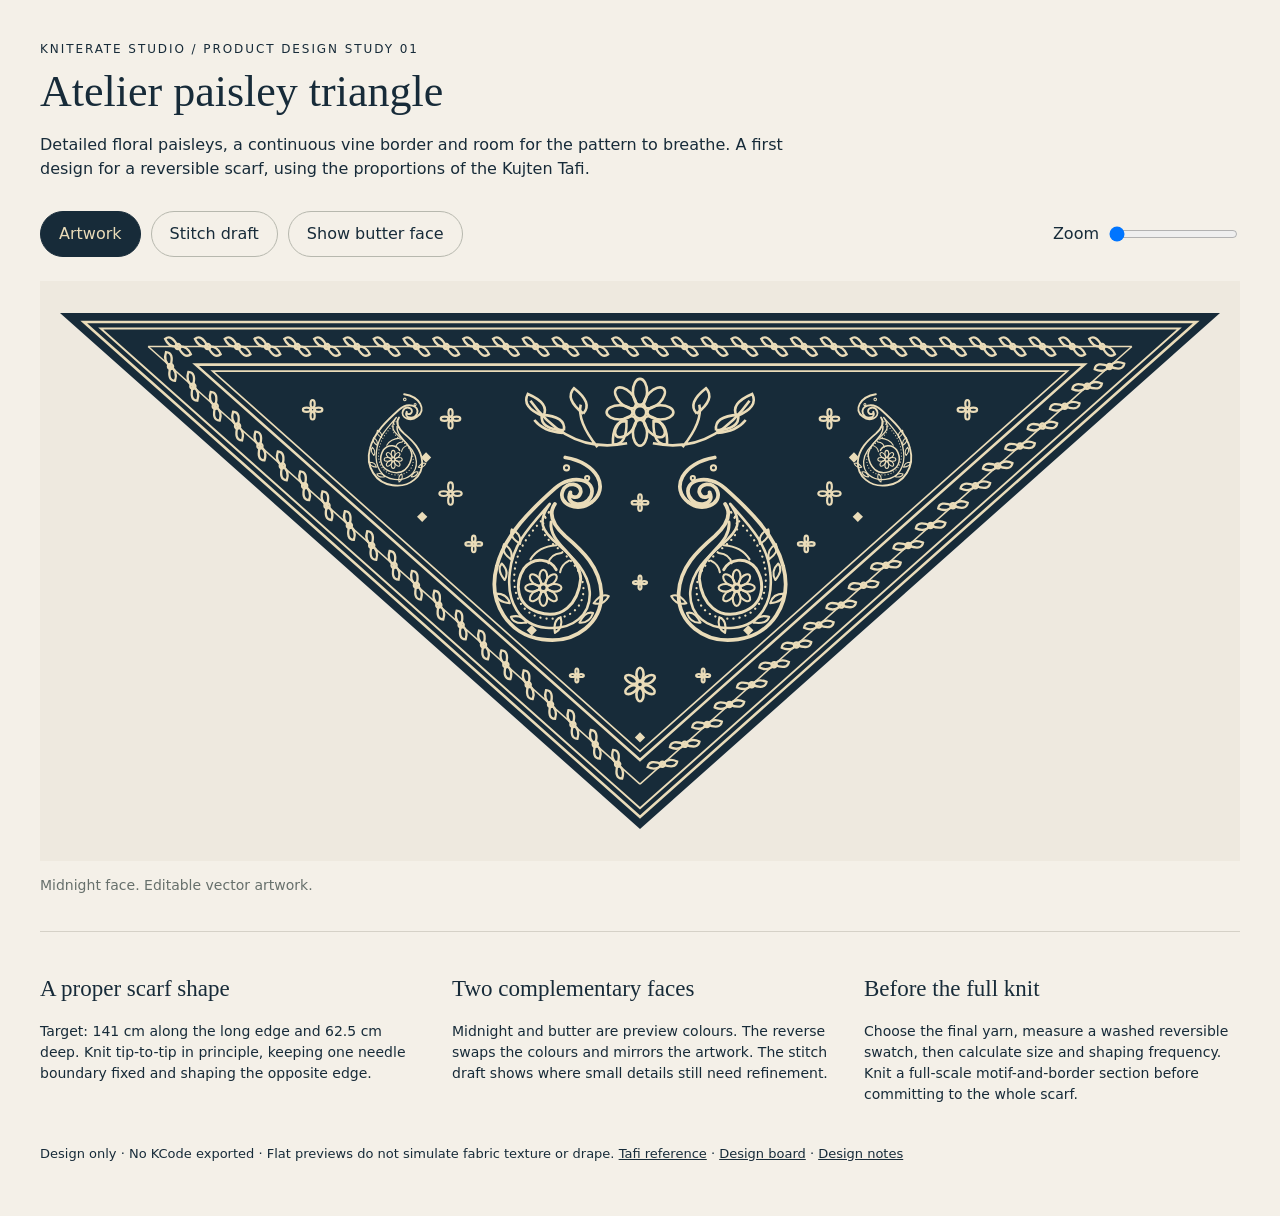
<file: designs/atelier-paisley/index.html>
<!doctype html><html lang="en"><meta charset="utf-8"><meta name="viewport" content="width=device-width,initial-scale=1"><title>Atelier paisley — triangle study</title>
<style>
*{box-sizing:border-box}body{margin:0;background:#f4f0e8;color:#172b39;font:16px/1.5 system-ui,sans-serif}main{max-width:1440px;margin:auto;padding:40px}h1{font:44px Georgia,serif;margin:8px 0 14px}small,.muted{color:#67706c}.eyebrow{text-transform:uppercase;letter-spacing:.16em;font-size:12px}.intro{max-width:780px}nav{display:flex;align-items:center;flex-wrap:wrap;gap:10px;margin:30px 0 24px}button,a.link{font:inherit;padding:10px 18px;border:1px solid #b7b8ae;background:transparent;color:inherit;border-radius:30px;cursor:pointer;text-decoration:none}button[aria-pressed=true]{background:#172b39;color:#eadcb9;border-color:#172b39}label{display:flex;gap:8px;align-items:center;margin-left:auto}#viewport{overflow:auto;background:#eee9df;padding:32px 20px;min-height:360px}#art{display:block;max-width:none;margin:auto}#caption{font-size:14px;color:#67706c}section{display:grid;grid-template-columns:repeat(3,1fr);gap:36px;margin-top:35px;border-top:1px solid #d5d1c7;padding-top:25px}h2{font:23px Georgia,serif}section p{font-size:14px}.foot{margin-top:25px;font-size:13px}a{color:inherit}@media(max-width:700px){main{padding:20px}h1{font-size:34px}section{grid-template-columns:1fr;gap:0}label{margin-left:0}}
</style><main>
<div class="eyebrow">Kniterate Studio / product design study 01</div><h1>Atelier paisley triangle</h1><p class="intro">Detailed floral paisleys, a continuous vine border and room for the pattern to breathe. A first design for a reversible scarf, using the proportions of the Kujten Tafi.</p>
<nav aria-label="Design views"><button id="artwork" aria-pressed="true">Artwork</button><button id="stitches" aria-pressed="false">Stitch draft</button><button id="flip" aria-pressed="false">Show butter face</button><label>Zoom <input id="zoom" type="range" min="100" max="240" value="100" step="20" aria-label="Preview zoom"></label></nav>
<div id="viewport"><img id="art" alt="Original triangular paisley scarf design"></div><p id="caption" role="status"></p>
<section><div><h2>A proper scarf shape</h2><p>Target: 141 cm along the long edge and 62.5 cm deep. Knit tip-to-tip in principle, keeping one needle boundary fixed and shaping the opposite edge.</p></div><div><h2>Two complementary faces</h2><p>Midnight and butter are preview colours. The reverse swaps the colours and mirrors the artwork. The stitch draft shows where small details still need refinement.</p></div><div><h2>Before the full knit</h2><p>Choose the final yarn, measure a washed reversible swatch, then calculate size and shaping frequency. Knit a full-scale motif-and-border section before committing to the whole scarf.</p></div></section>
<p class="foot">Design only · No KCode exported · Flat previews do not simulate fabric texture or drape. <a href="https://www.kujten.com/en-us/products/bandana-tafi-beige-organic-2" target="_blank" rel="noreferrer">Tafi reference</a> · <a href="design-board.png" target="_blank">Design board</a> · <a href="README.md">Design notes</a></p>
</main><script>
let mode='artwork', reverse=false, lastUrl;
async function render(){
 let name=mode==='artwork'?'composition-master.svg':reverse?'reverse.svg':'front.svg';
 let source=await (await fetch(name)).text();
 if(mode==='artwork'&&reverse){source=source.replaceAll('#172b39','__TMP__').replaceAll('#eadcb9','#172b39').replaceAll('__TMP__','#eadcb9');source=source.replace(/(<svg[^>]*>)/,'$1<g transform="translate(900 0) scale(-1 1)">').replace('</svg>','</g></svg>');}
 // Preserve intended physical proportions in the planning chart, whose stitch cells are non-square.
 if(mode==='stitches')source=source.replace('width="480" height="232"','width="900" height="400" preserveAspectRatio="none"');
 if(lastUrl)URL.revokeObjectURL(lastUrl);lastUrl=URL.createObjectURL(new Blob([source],{type:'image/svg+xml'}));document.querySelector('#art').src=lastUrl;
 document.querySelector('#art').style.width=document.querySelector('#zoom').value+'%';
 document.querySelector('#artwork').setAttribute('aria-pressed',mode==='artwork');document.querySelector('#stitches').setAttribute('aria-pressed',mode==='stitches');document.querySelector('#flip').setAttribute('aria-pressed',reverse);document.querySelector('#flip').textContent=reverse?'Show midnight face':'Show butter face';
 document.querySelector('#caption').textContent=(reverse?'Butter face · mirrored. ':'Midnight face. ')+(mode==='artwork'?'Editable vector artwork.':'Binary planning chart: 232 columns × 480 courses. Gauge and shaping cadence are unvalidated.');
}
document.querySelector('#artwork').onclick=()=>{mode='artwork';render()};document.querySelector('#stitches').onclick=()=>{mode='stitches';render()};document.querySelector('#flip').onclick=()=>{reverse=!reverse;render()};document.querySelector('#zoom').oninput=()=>document.querySelector('#art').style.width=document.querySelector('#zoom').value+'%';render();
</script></html>
</file>
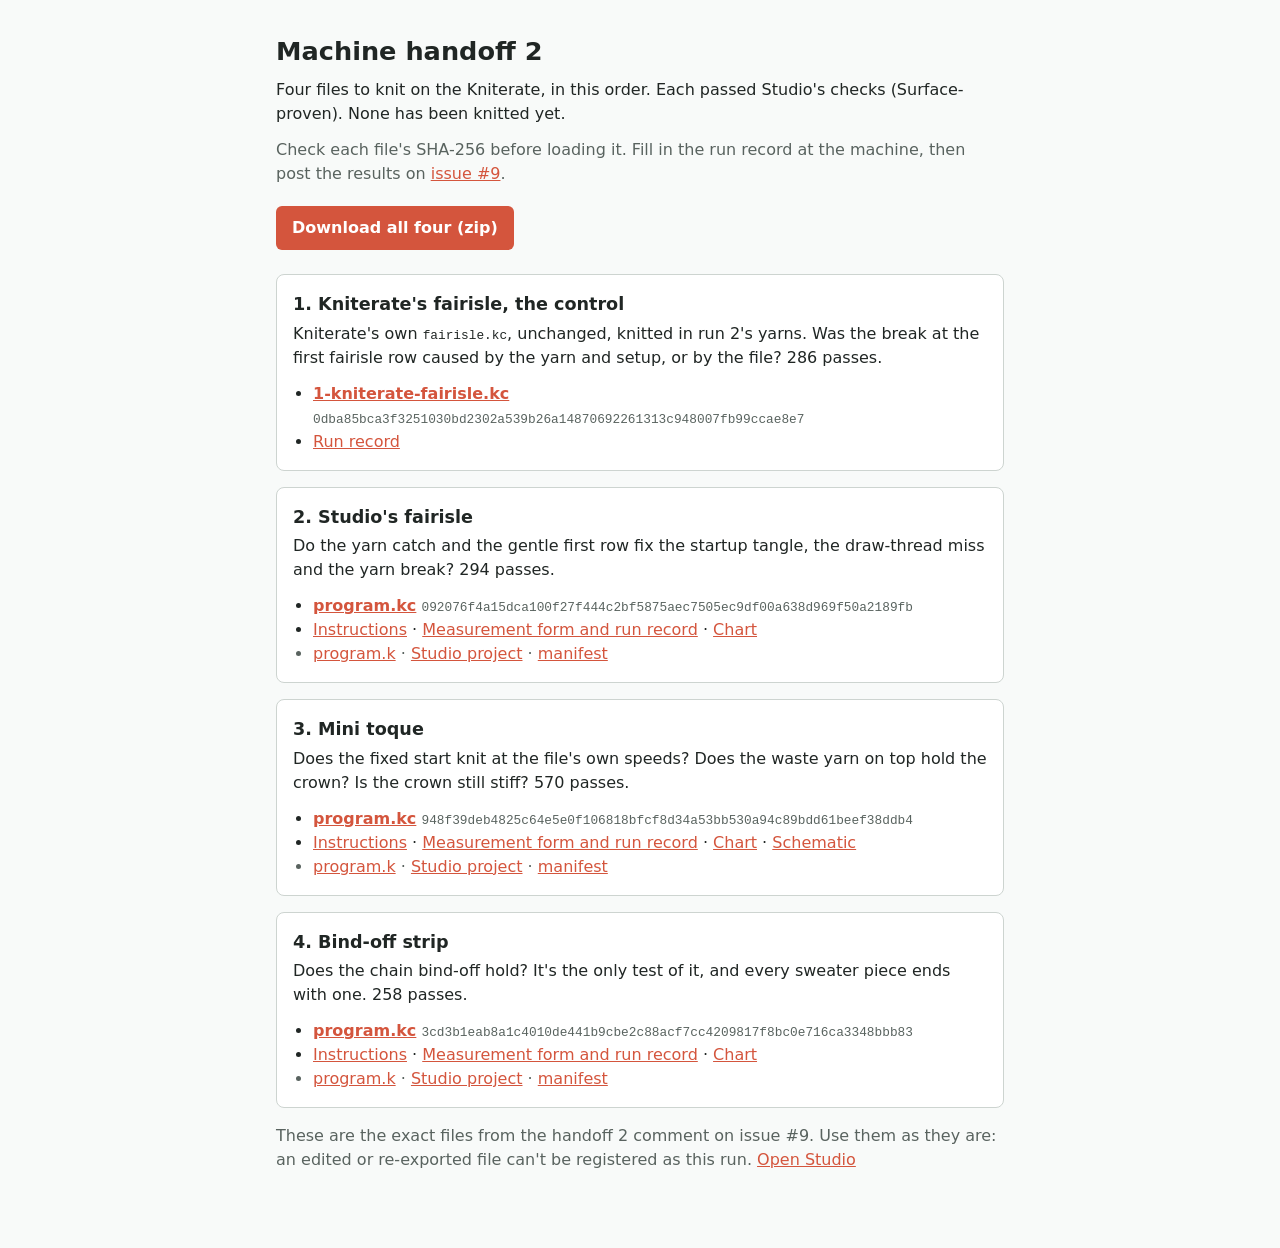
<file: apps/studio/public/handoff-2/index.html>
<!doctype html>
<html lang="en">
<head>
<meta charset="UTF-8" />
<meta name="viewport" content="width=device-width, initial-scale=1.0" />
<meta name="robots" content="noindex" />
<link rel="icon" href="data:image/svg+xml,%3Csvg xmlns='http://www.w3.org/2000/svg' viewBox='0 0 32 32'%3E%3Crect width='32' height='32' rx='5' fill='%23262b29'/%3E%3Cpath d='M8 9h16M8 16h16M8 23h16' stroke='%23f8f7f3' stroke-width='2.5'/%3E%3C/svg%3E" />
<title>Machine handoff 2</title>
<style>
  :root { color-scheme: light dark;
    --paper: #f8faf9; --panel: #ffffff; --ink: #202624; --ink-2: #59635f; --line: #cdd4d0; --accent: #d4553d; --surface: #13785a; }
  @media (prefers-color-scheme: dark) { :root {
    --paper: #202623; --panel: #252c29; --ink: #edf2ef; --ink-2: #bac4bf; --line: #3c4742; --accent: #ef8a6e; --surface: #70c7a2; } }
  * { box-sizing: border-box; }
  body { margin: 0; background: var(--paper); color: var(--ink); font: 16px/1.5 system-ui, -apple-system, "Segoe UI", sans-serif; }
  main { max-width: 760px; margin: 0 auto; padding: 32px 16px 64px; }
  h1 { font-size: 1.6rem; margin: 0 0 8px; }
  h2 { font-size: 1.1rem; margin: 0 0 4px; }
  p { margin: 0 0 12px; }
  a { color: var(--accent); }
  .muted { color: var(--ink-2); }
  .all { display: inline-block; margin: 8px 0 24px; padding: 10px 16px; border-radius: 6px; background: var(--accent); color: #fff; text-decoration: none; font-weight: 600; }
  section { background: var(--panel); border: 1px solid var(--line); border-radius: 8px; padding: 16px; margin: 0 0 16px; }
  ul { margin: 8px 0 0; padding-left: 20px; }
  code { font: 0.8rem/1.4 "SFMono-Regular", Consolas, monospace; overflow-wrap: anywhere; }
  .hash { color: var(--ink-2); }
  .kc { font-weight: 600; }
</style>
</head>
<body>
<main>
  <h1>Machine handoff 2</h1>
  <p>Four files to knit on the Kniterate, in this order. Each passed Studio's checks (Surface-proven). None has been knitted yet.</p>
  <p class="muted">Check each file's SHA-256 before loading it. Fill in the run record at the machine, then post the results on <a href="https://github.com/xjhc/kniterate-studio/issues/9">issue #9</a>.</p>
  <a class="all" href="./handoff-2.zip" download>Download all four (zip)</a>

  <section>
    <h2>1. Kniterate's fairisle, the control</h2>
    <p>Kniterate's own <code>fairisle.kc</code>, unchanged, knitted in run 2's yarns. Was the break at the first fairisle row caused by the yarn and setup, or by the file? 286 passes.</p>
    <ul>
      <li><a class="kc" href="./1-kniterate-fairisle.kc" download>1-kniterate-fairisle.kc</a> <code class="hash">0dba85bca3f3251030bd2302a539b26a14870692261313c948007fb99ccae8e7</code></li>
      <li><a href="./1-kniterate-fairisle-run-record.md">Run record</a></li>
    </ul>
  </section>

  <section>
    <h2>2. Studio's fairisle</h2>
    <p>Do the yarn catch and the gentle first row fix the startup tangle, the draw-thread miss and the yarn break? 294 passes.</p>
    <ul>
      <li><a class="kc" href="./2-studio-fairisle/program.kc" download="2-studio-fairisle.kc">program.kc</a> <code class="hash">092076f4a15dca100f27f444c2bf5875aec7505ec9df00a638d969f50a2189fb</code></li>
      <li><a href="./2-studio-fairisle/instructions.md">Instructions</a> · <a href="./2-studio-fairisle/measurement-form.md">Measurement form and run record</a> · <a href="./2-studio-fairisle/chart.png">Chart</a></li>
      <li class="muted"><a href="./2-studio-fairisle/program.k" download="2-studio-fairisle.k">program.k</a> · <a href="./2-studio-fairisle/project.kniterate-studio.json" download="2-studio-fairisle.kniterate-studio.json">Studio project</a> · <a href="./2-studio-fairisle/manifest.json">manifest</a></li>
    </ul>
  </section>

  <section>
    <h2>3. Mini toque</h2>
    <p>Does the fixed start knit at the file's own speeds? Does the waste yarn on top hold the crown? Is the crown still stiff? 570 passes.</p>
    <ul>
      <li><a class="kc" href="./3-mini-toque/program.kc" download="3-mini-toque.kc">program.kc</a> <code class="hash">948f39deb4825c64e5e0f106818bfcf8d34a53bb530a94c89bdd61beef38ddb4</code></li>
      <li><a href="./3-mini-toque/instructions.md">Instructions</a> · <a href="./3-mini-toque/measurement-form.md">Measurement form and run record</a> · <a href="./3-mini-toque/chart.png">Chart</a> · <a href="./3-mini-toque/schematic.svg">Schematic</a></li>
      <li class="muted"><a href="./3-mini-toque/program.k" download="3-mini-toque.k">program.k</a> · <a href="./3-mini-toque/project.kniterate-studio.json" download="3-mini-toque.kniterate-studio.json">Studio project</a> · <a href="./3-mini-toque/manifest.json">manifest</a></li>
    </ul>
  </section>

  <section>
    <h2>4. Bind-off strip</h2>
    <p>Does the chain bind-off hold? It's the only test of it, and every sweater piece ends with one. 258 passes.</p>
    <ul>
      <li><a class="kc" href="./4-bindoff-strip/program.kc" download="4-bindoff-strip.kc">program.kc</a> <code class="hash">3cd3b1eab8a1c4010de441b9cbe2c88acf7cc4209817f8bc0e716ca3348bbb83</code></li>
      <li><a href="./4-bindoff-strip/instructions.md">Instructions</a> · <a href="./4-bindoff-strip/measurement-form.md">Measurement form and run record</a> · <a href="./4-bindoff-strip/chart.png">Chart</a></li>
      <li class="muted"><a href="./4-bindoff-strip/program.k" download="4-bindoff-strip.k">program.k</a> · <a href="./4-bindoff-strip/project.kniterate-studio.json" download="4-bindoff-strip.kniterate-studio.json">Studio project</a> · <a href="./4-bindoff-strip/manifest.json">manifest</a></li>
    </ul>
  </section>

  <p class="muted">These are the exact files from the handoff 2 comment on issue #9. Use them as they are: an edited or re-exported file can't be registered as this run. <a href="../">Open Studio</a></p>
</main>
</body>
</html>
</file>
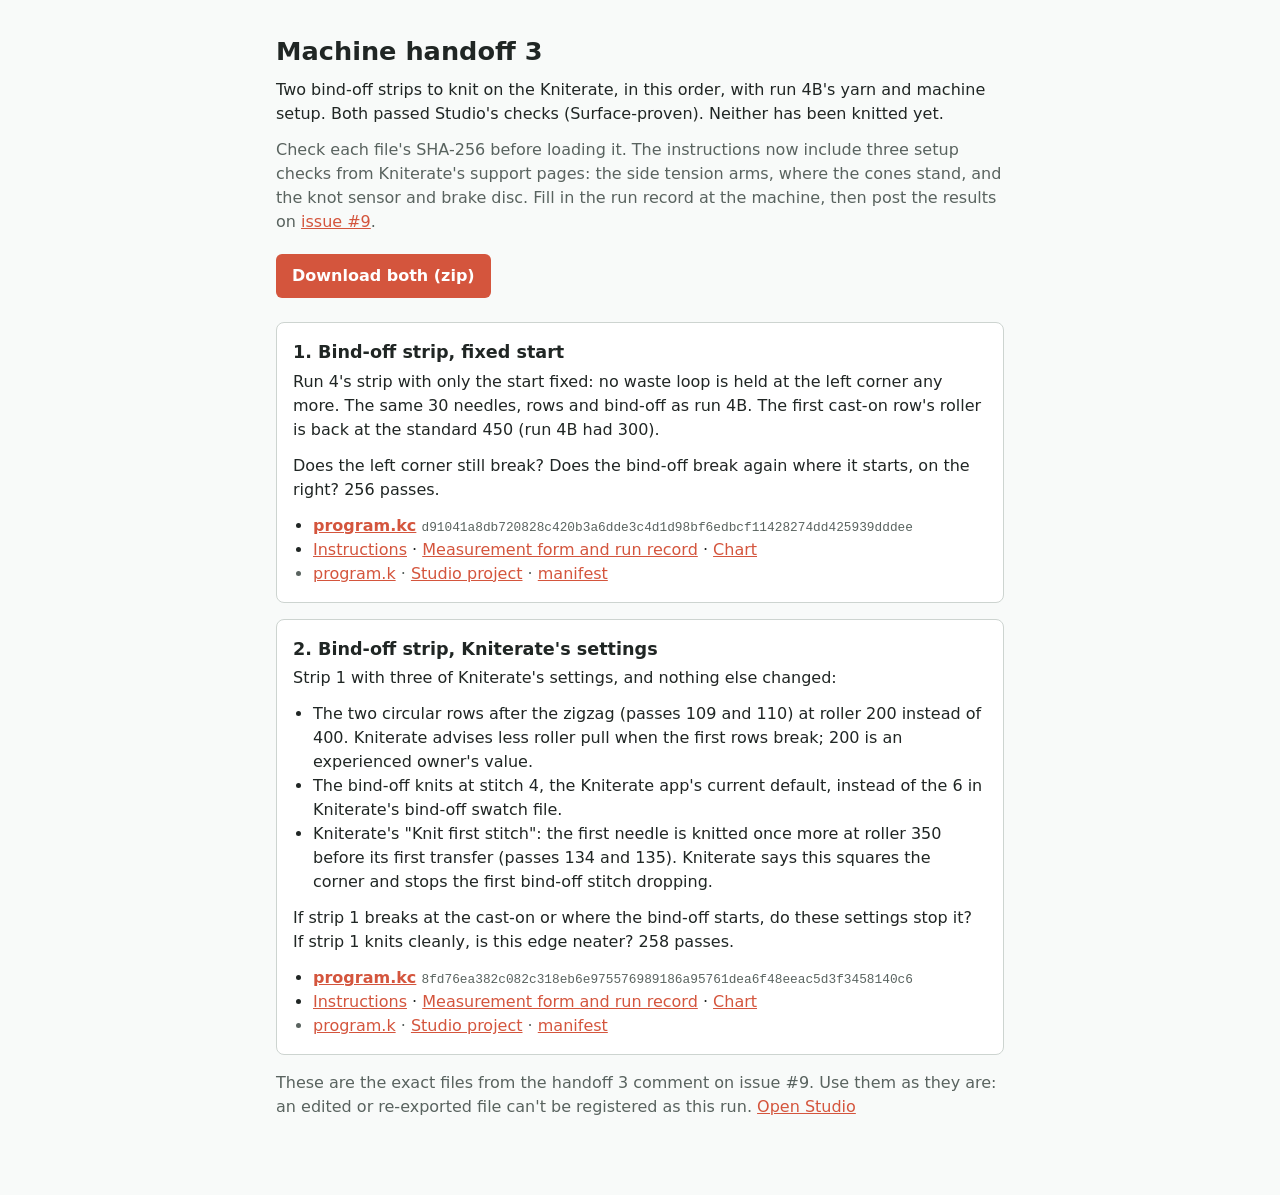
<file: apps/studio/public/handoff-3/index.html>
<!doctype html>
<html lang="en">
<head>
<meta charset="UTF-8" />
<meta name="viewport" content="width=device-width, initial-scale=1.0" />
<meta name="robots" content="noindex" />
<link rel="icon" href="data:image/svg+xml,%3Csvg xmlns='http://www.w3.org/2000/svg' viewBox='0 0 32 32'%3E%3Crect width='32' height='32' rx='5' fill='%23262b29'/%3E%3Cpath d='M8 9h16M8 16h16M8 23h16' stroke='%23f8f7f3' stroke-width='2.5'/%3E%3C/svg%3E" />
<title>Machine handoff 3</title>
<style>
  :root { color-scheme: light dark;
    --paper: #f8faf9; --panel: #ffffff; --ink: #202624; --ink-2: #59635f; --line: #cdd4d0; --accent: #d4553d; --surface: #13785a; }
  @media (prefers-color-scheme: dark) { :root {
    --paper: #202623; --panel: #252c29; --ink: #edf2ef; --ink-2: #bac4bf; --line: #3c4742; --accent: #ef8a6e; --surface: #70c7a2; } }
  * { box-sizing: border-box; }
  body { margin: 0; background: var(--paper); color: var(--ink); font: 16px/1.5 system-ui, -apple-system, "Segoe UI", sans-serif; }
  main { max-width: 760px; margin: 0 auto; padding: 32px 16px 64px; }
  h1 { font-size: 1.6rem; margin: 0 0 8px; }
  h2 { font-size: 1.1rem; margin: 0 0 4px; }
  p { margin: 0 0 12px; }
  a { color: var(--accent); }
  .muted { color: var(--ink-2); }
  .all { display: inline-block; margin: 8px 0 24px; padding: 10px 16px; border-radius: 6px; background: var(--accent); color: #fff; text-decoration: none; font-weight: 600; }
  section { background: var(--panel); border: 1px solid var(--line); border-radius: 8px; padding: 16px; margin: 0 0 16px; }
  ul { margin: 8px 0 12px; padding-left: 20px; }
  section > ul:last-child { margin-bottom: 0; }
  code { font: 0.8rem/1.4 "SFMono-Regular", Consolas, monospace; overflow-wrap: anywhere; }
  .hash { color: var(--ink-2); }
  .kc { font-weight: 600; }
</style>
</head>
<body>
<main>
  <h1>Machine handoff 3</h1>
  <p>Two bind-off strips to knit on the Kniterate, in this order, with run 4B's yarn and machine setup. Both passed Studio's checks (Surface-proven). Neither has been knitted yet.</p>
  <p class="muted">Check each file's SHA-256 before loading it. The instructions now include three setup checks from Kniterate's support pages: the side tension arms, where the cones stand, and the knot sensor and brake disc. Fill in the run record at the machine, then post the results on <a href="https://github.com/xjhc/kniterate-studio/issues/9">issue #9</a>.</p>
  <a class="all" href="./handoff-3.zip" download>Download both (zip)</a>

  <section>
    <h2>1. Bind-off strip, fixed start</h2>
    <p>Run 4's strip with only the start fixed: no waste loop is held at the left corner any more. The same 30 needles, rows and bind-off as run 4B. The first cast-on row's roller is back at the standard 450 (run 4B had 300).</p>
    <p>Does the left corner still break? Does the bind-off break again where it starts, on the right? 256 passes.</p>
    <ul>
      <li><a class="kc" href="./1-bindoff-strip-fixed-start/program.kc" download="1-bindoff-strip-fixed-start.kc">program.kc</a> <code class="hash">d91041a8db720828c420b3a6dde3c4d1d98bf6edbcf11428274dd425939dddee</code></li>
      <li><a href="./1-bindoff-strip-fixed-start/instructions.md">Instructions</a> · <a href="./1-bindoff-strip-fixed-start/measurement-form.md">Measurement form and run record</a> · <a href="./1-bindoff-strip-fixed-start/chart.png">Chart</a></li>
      <li class="muted"><a href="./1-bindoff-strip-fixed-start/program.k" download="1-bindoff-strip-fixed-start.k">program.k</a> · <a href="./1-bindoff-strip-fixed-start/project.kniterate-studio.json" download="1-bindoff-strip-fixed-start.kniterate-studio.json">Studio project</a> · <a href="./1-bindoff-strip-fixed-start/manifest.json">manifest</a></li>
    </ul>
  </section>

  <section>
    <h2>2. Bind-off strip, Kniterate's settings</h2>
    <p>Strip 1 with three of Kniterate's settings, and nothing else changed:</p>
    <ul>
      <li>The two circular rows after the zigzag (passes 109 and 110) at roller 200 instead of 400. Kniterate advises less roller pull when the first rows break; 200 is an experienced owner's value.</li>
      <li>The bind-off knits at stitch 4, the Kniterate app's current default, instead of the 6 in Kniterate's bind-off swatch file.</li>
      <li>Kniterate's "Knit first stitch": the first needle is knitted once more at roller 350 before its first transfer (passes 134 and 135). Kniterate says this squares the corner and stops the first bind-off stitch dropping.</li>
    </ul>
    <p>If strip 1 breaks at the cast-on or where the bind-off starts, do these settings stop it? If strip 1 knits cleanly, is this edge neater? 258 passes.</p>
    <ul>
      <li><a class="kc" href="./2-bindoff-strip-kniterate-settings/program.kc" download="2-bindoff-strip-kniterate-settings.kc">program.kc</a> <code class="hash">8fd76ea382c082c318eb6e975576989186a95761dea6f48eeac5d3f3458140c6</code></li>
      <li><a href="./2-bindoff-strip-kniterate-settings/instructions.md">Instructions</a> · <a href="./2-bindoff-strip-kniterate-settings/measurement-form.md">Measurement form and run record</a> · <a href="./2-bindoff-strip-kniterate-settings/chart.png">Chart</a></li>
      <li class="muted"><a href="./2-bindoff-strip-kniterate-settings/program.k" download="2-bindoff-strip-kniterate-settings.k">program.k</a> · <a href="./2-bindoff-strip-kniterate-settings/project.kniterate-studio.json" download="2-bindoff-strip-kniterate-settings.kniterate-studio.json">Studio project</a> · <a href="./2-bindoff-strip-kniterate-settings/manifest.json">manifest</a></li>
    </ul>
  </section>

  <p class="muted">These are the exact files from the handoff 3 comment on issue #9. Use them as they are: an edited or re-exported file can't be registered as this run. <a href="../">Open Studio</a></p>
</main>
</body>
</html>
</file>
